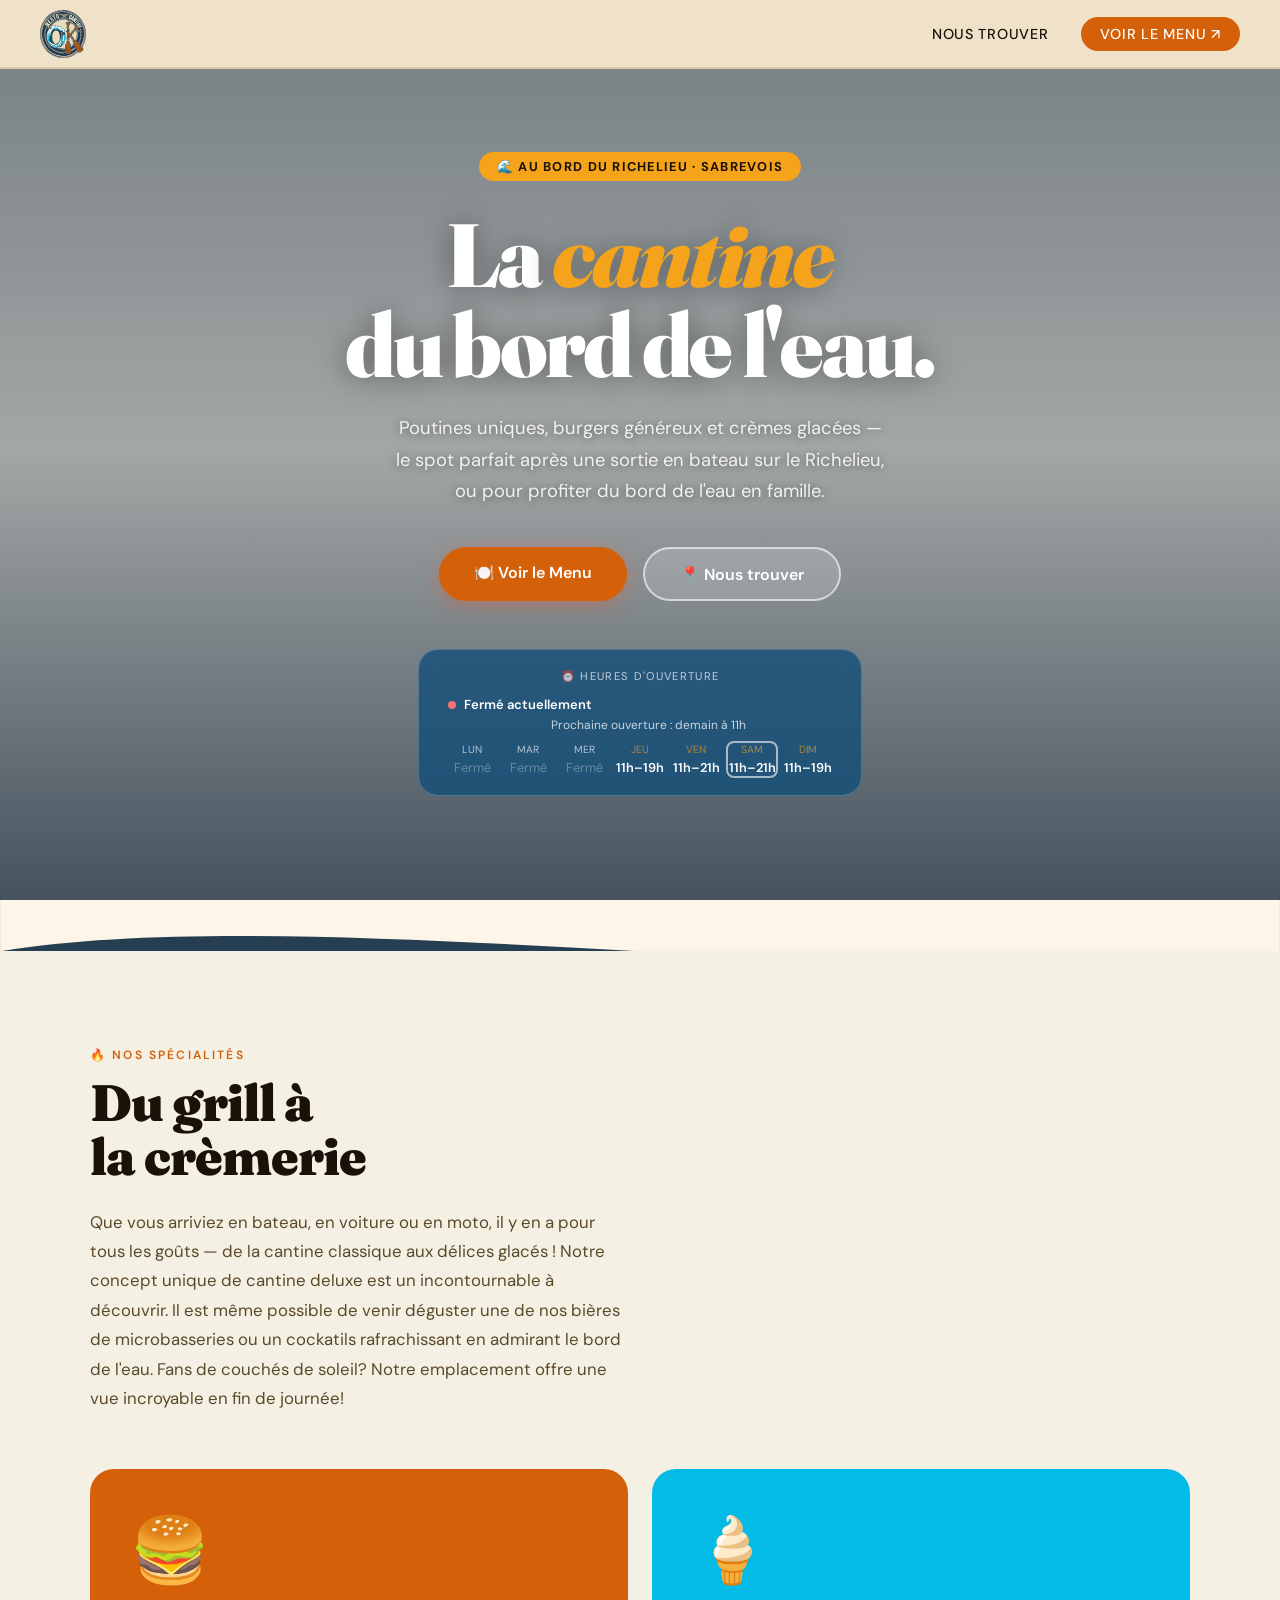
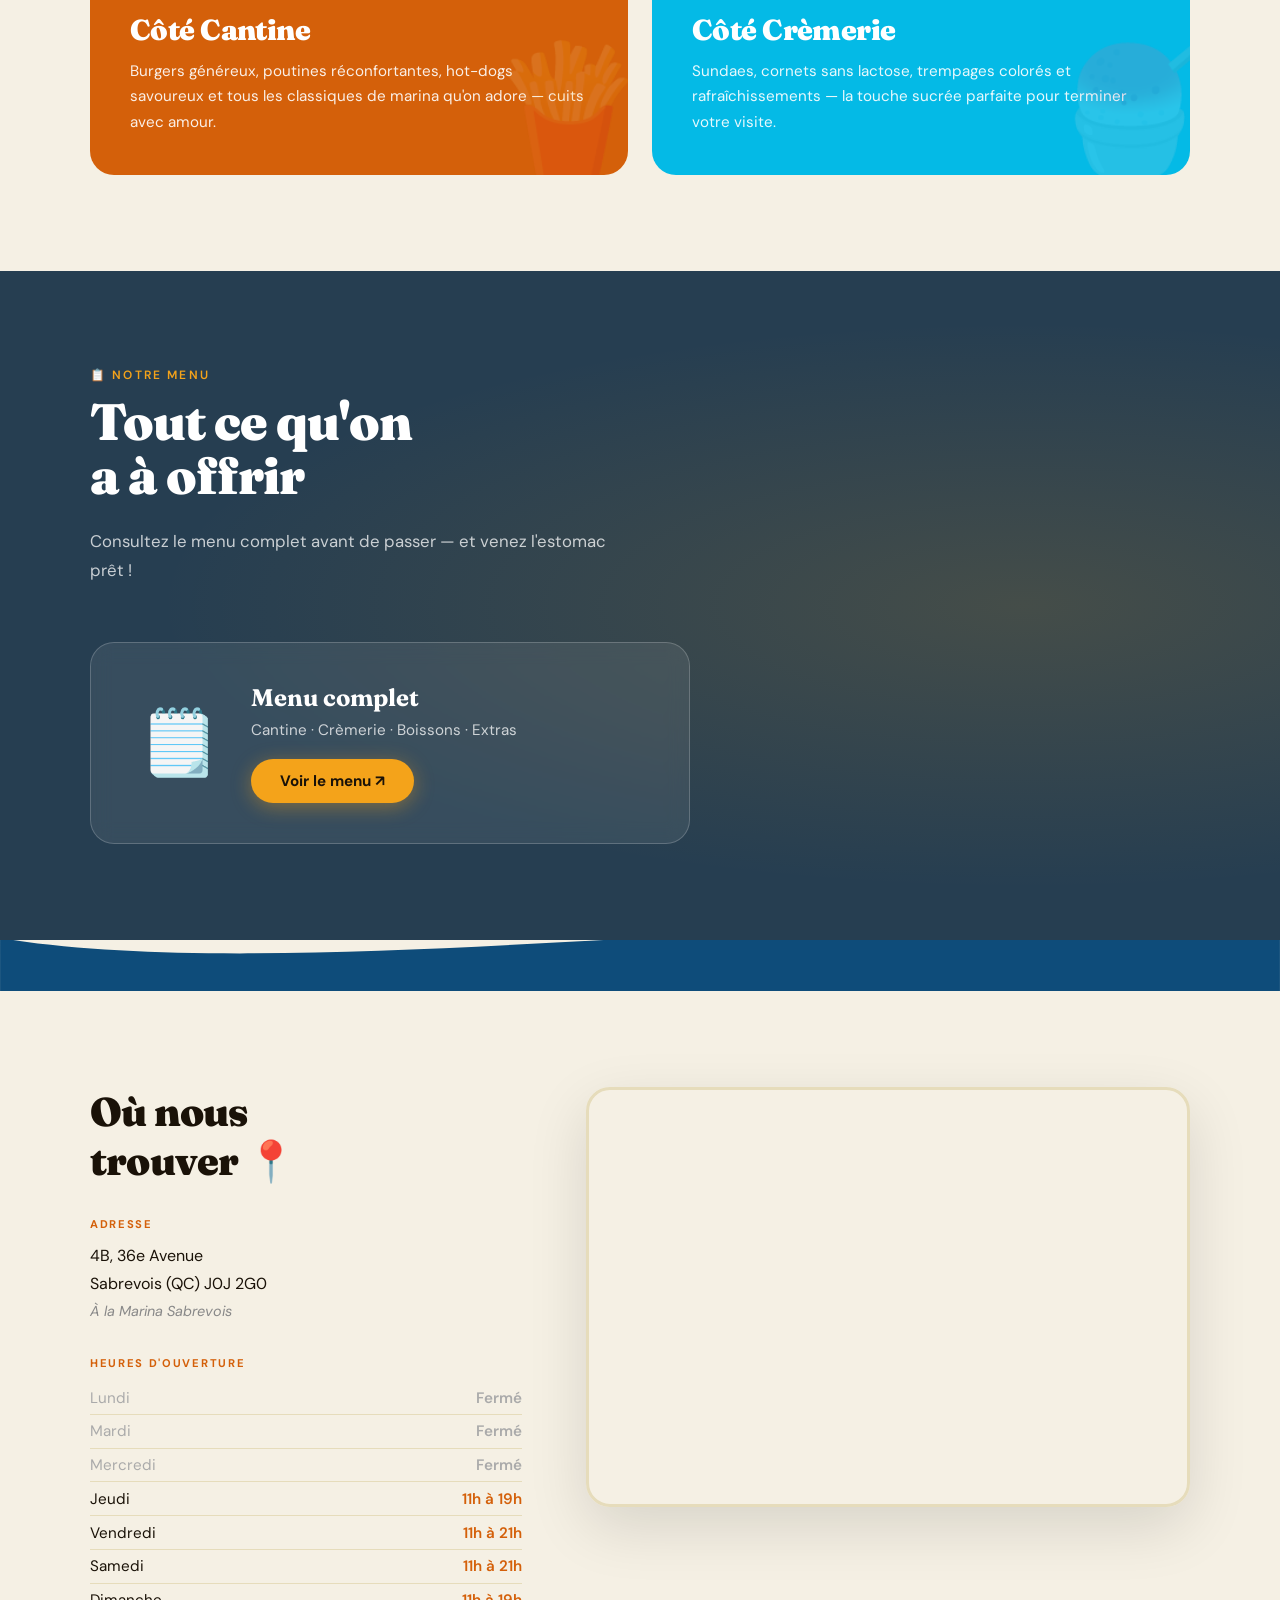
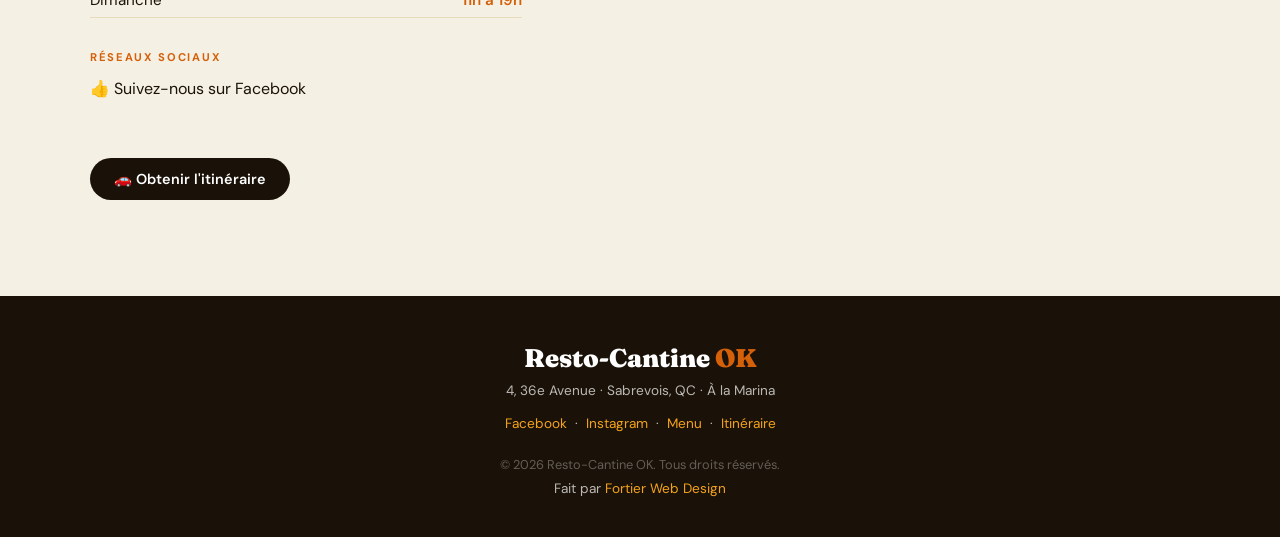
<file: index.html>
<!DOCTYPE html>
<html lang="fr">

<head>
    <meta charset="UTF-8" />
    <meta name="viewport" content="width=device-width, initial-scale=1.0" />
    <title>Resto-Cantine OK — Sabrevois, Richelieu</title>
    <link rel="preconnect" href="https://fonts.googleapis.com" />
    <link rel="preconnect" href="https://fonts.gstatic.com" crossorigin />
    <link
        href="https://fonts.googleapis.com/css2?family=Fraunces:ital,opsz,wght@0,9..144,400;0,9..144,700;0,9..144,900;1,9..144,400&family=DM+Sans:wght@300;400;500&display=swap"
        rel="stylesheet" />

    <style>
        *,
        *::before,
        *::after {
            box-sizing: border-box;
            margin: 0;
            padding: 0;
        }

        :root {
            --sun: #F4A31A;
            --coral: #D4600A;  /* était #E85D3A */
  --sky:   #04bae6;  /* était #2D7BBF */
  --water: #263e51;  /* était #0E4C7A */
  --cream: #F5F0E4;  /* était #FDF6E8 */
  --sand:  #e6dcbb;  /* était #EDE0C4 */
            --dark: #1A1208;
            --white: #FFFFFF;
            --r: Fraunces, Georgia, serif;
            --s: 'DM Sans', sans-serif;
        }

        html {
            scroll-behavior: smooth;
        }

        body {
            font-family: var(--s);
            background: var(--cream);
            color: var(--dark);
            overflow-x: hidden;
        }

        /* ── NAV ── */
        nav {
            position: fixed;
            top: 0;
            left: 0;
            right: 0;
            z-index: 100;
            display: flex;
            align-items: center;
            justify-content: space-between;
            padding: 0.6rem 2.5rem;
            background: #F0E2C8;
            border-bottom: 2px solid #D9C9A8;
        }

        .logo {
            text-decoration: none;
            display: flex;
            align-items: center;
        }

        nav ul {
            list-style: none;
            display: flex;
            gap: 2rem;
            align-items: center;
        }

        nav ul a {
            text-decoration: none;
            font-weight: 500;
            font-size: 0.9rem;
            letter-spacing: 0.05em;
            text-transform: uppercase;
            color: var(--dark);
            transition: color 0.2s;
        }

        nav ul a:hover {
            color: var(--coral);
        }

        .nav-cta {
            background: var(--coral);
            color: var(--white) !important;
            padding: 0.5rem 1.2rem;
            border-radius: 100px;
            transition: background 0.2s !important;
        }

        .nav-cta:hover {
            background: var(--water) !important;
            color: var(--white) !important;
        }

        /* ── HERO ── */
        .hero {
            min-height: 100vh;
            position: relative;
            display: flex;
            align-items: center;
            justify-content: center;
            overflow: hidden;
        }

        /* Video background */
        .hero-video {
            position: absolute;
            inset: 0;
            width: 100%;
            height: 100%;
            object-fit: cover;
            object-position: center;
            z-index: 0;
        }

        /* Dark gradient overlay for readability */
        .hero-overlay {
            position: absolute;
            inset: 0;
            z-index: 1;
            background:
                linear-gradient(to bottom,
                    rgba(10, 30, 50, 0.55) 0%,
                    rgba(10, 30, 50, 0.35) 50%,
                    rgba(10, 30, 50, 0.75) 100%);
        }

        /* Content centred over video */
        .hero-content {
            position: relative;
            z-index: 2;
            text-align: center;
            padding: 8rem 2rem 5rem;
            max-width: 800px;
        }

        .hero-badge {
            display: inline-flex;
            align-items: center;
            gap: 0.5rem;
            background: var(--sun);
            color: var(--dark);
            font-weight: 700;
            font-size: 0.8rem;
            letter-spacing: 0.1em;
            text-transform: uppercase;
            padding: 0.4rem 1.1rem;
            border-radius: 100px;
            margin-bottom: 1.8rem;
            width: fit-content;
            margin-left: auto;
            margin-right: auto;
            animation: fadeUp 0.6s ease both;
        }

        .hero h1 {
            font-family: var(--r);
            font-size: clamp(3.2rem, 7vw, 6rem);
            font-weight: 900;
            line-height: 1.0;
            letter-spacing: -0.03em;
            color: var(--white);
            text-shadow: 0 2px 30px rgba(0, 0, 0, 0.4);
            animation: fadeUp 0.6s 0.1s ease both;
        }

        .hero h1 em {
            font-style: italic;
            color: var(--sun);
        }

        .hero-sub {
            margin: 1.5rem auto 0;
            font-size: 1.15rem;
            line-height: 1.7;
            color: rgba(255, 255, 255, 0.88);
            max-width: 500px;
            text-shadow: 0 1px 10px rgba(0, 0, 0, 0.5);
            animation: fadeUp 0.6s 0.2s ease both;
        }

        .hero-btns {
            margin-top: 2.5rem;
            display: flex;
            gap: 1rem;
            flex-wrap: wrap;
            justify-content: center;
            animation: fadeUp 0.6s 0.3s ease both;
        }

        .btn-primary {
            background: var(--coral);
            color: var(--white);
            padding: 0.9rem 2.2rem;
            border-radius: 100px;
            font-weight: 600;
            font-size: 1rem;
            text-decoration: none;
            transition: all 0.2s;
            box-shadow: 0 4px 20px rgba(232, 93, 58, 0.4);
        }

        .btn-primary:hover {
            background: var(--sun);
            color: var(--dark);
            box-shadow: 0 4px 24px rgba(244, 163, 26, 0.5);
            transform: translateY(-2px);
        }

        .btn-secondary {
            background: rgba(255, 255, 255, 0.15);
            color: var(--white);
            padding: 0.9rem 2.2rem;
            border-radius: 100px;
            font-weight: 600;
            font-size: 1rem;
            text-decoration: none;
            border: 2px solid rgba(255, 255, 255, 0.6);
            backdrop-filter: blur(8px);
            transition: all 0.2s;
        }

        .btn-secondary:hover {
            background: rgba(255, 255, 255, 0.3);
            transform: translateY(-2px);
        }

        /* Hours strip floating at bottom of hero */
        .hero-hours {
            margin-top: 3rem;
            padding: 1.2rem 1.8rem;
            background: rgba(14, 76, 122, 0.75);
            backdrop-filter: blur(12px);
            border: 1px solid rgba(255, 255, 255, 0.2);
            border-radius: 20px;
            color: var(--white);
            animation: fadeUp 0.6s 0.4s ease both;
            display: inline-block;
        }

        .hours-label {
            font-size: 0.7rem;
            text-transform: uppercase;
            letter-spacing: 0.12em;
            opacity: 0.7;
            margin-bottom: 0.8rem;
        }

        .hours-grid {
            display: grid;
            grid-template-columns: repeat(7, 1fr);
            gap: 0.5rem;
            text-align: center;
        }

        .hour-col .day {
            font-size: 0.65rem;
            opacity: 0.65;
            margin-bottom: 0.2rem;
            text-transform: uppercase;
        }

        .hour-col .time {
            font-size: 0.8rem;
            font-weight: 600;
        }

        .hour-col.closed .time {
            opacity: 0.3;
            font-weight: 400;
        }

        .hour-col.open .day {
            color: var(--sun);
        }

        @keyframes fadeUp {
            from {
                opacity: 0;
                transform: translateY(20px);
            }

            to {
                opacity: 1;
                transform: translateY(0);
            }
        }

        /* ── WAVE DIVIDER ── */
        .wave-divider {
            width: 100%;
            overflow: hidden;
            line-height: 0;
            margin-top: -2px;
        }

        .wave-divider svg {
            display: block;
            width: 100%;
        }

        /* ── SECTION: Du grill à la crèmerie ── */
        .section {
            padding: 6rem 2rem;
        }

        .section-inner {
            max-width: 1100px;
            margin: 0 auto;
        }

        .section-label {
            font-size: 0.75rem;
            letter-spacing: 0.18em;
            text-transform: uppercase;
            color: var(--coral);
            font-weight: 600;
            margin-bottom: 0.8rem;
        }

        .section-title {
            font-family: var(--r);
            font-size: clamp(2.2rem, 4vw, 3.5rem);
            font-weight: 900;
            line-height: 1.05;
            letter-spacing: -0.02em;
            margin-bottom: 1.5rem;
        }

        .section-desc {
            font-size: 1.05rem;
            line-height: 1.75;
            color: #5a4a2a;
            max-width: 540px;
            margin-bottom: 3.5rem;
        }

        /* Cards */
        .cards {
            display: grid;
            grid-template-columns: 1fr 1fr;
            gap: 1.5rem;
        }

        .card {
            padding: 2.5rem;
            border-radius: 24px;
            transition: transform 0.3s ease, box-shadow 0.3s ease;
            position: relative;
            overflow: hidden;
        }

        .card:hover {
            transform: translateY(-6px);
            box-shadow: 0 20px 50px rgba(0, 0, 0, 0.12);
        }

        .card-cantine {
            background: var(--coral);
            color: var(--white);
        }

        .card-cremerie {
            background: var(--sky);
            color: var(--white);
        }

        .card-emoji {
            font-size: 4rem;
            margin-bottom: 1.2rem;
            display: block;
        }

        .card h3 {
            font-family: var(--r);
            font-size: 1.8rem;
            font-weight: 900;
            margin-bottom: 0.8rem;
            letter-spacing: -0.02em;
        }

        .card p {
            font-size: 0.95rem;
            line-height: 1.65;
            opacity: 0.9;
        }

        .card-corner {
            position: absolute;
            bottom: -20px;
            right: -20px;
            font-size: 8rem;
            opacity: 0.15;
            pointer-events: none;
        }

        /* ── SECTION: Menu Preview ── */
        .menu-section {
            background: var(--water);
            color: var(--white);
            padding: 6rem 2rem;
            position: relative;
            overflow: hidden;
        }

        .menu-section::before {
            content: '';
            position: absolute;
            inset: 0;
            background: radial-gradient(ellipse at 80% 50%, rgba(244, 163, 26, 0.15) 0%, transparent 60%);
        }

        .menu-section .section-inner {
            position: relative;
            z-index: 1;
        }

        .menu-section .section-label {
            color: var(--sun);
        }

        .menu-section .section-title {
            color: var(--white);
        }

        .menu-section .section-desc {
            color: rgba(255, 255, 255, 0.75);
        }

        .menu-cta-box {
            display: flex;
            align-items: center;
            gap: 2rem;
            background: rgba(255, 255, 255, 0.08);
            border: 1.5px solid rgba(255, 255, 255, 0.2);
            border-radius: 24px;
            padding: 2.5rem 3rem;
            max-width: 600px;
            backdrop-filter: blur(10px);
        }

        .menu-cta-icon {
            font-size: 4rem;
        }

        .menu-cta-box h3 {
            font-family: var(--r);
            font-size: 1.5rem;
            font-weight: 700;
            margin-bottom: 0.5rem;
        }

        .menu-cta-box p {
            opacity: 0.75;
            font-size: 0.95rem;
            margin-bottom: 1.2rem;
        }

        .btn-gold {
            background: var(--sun);
            color: var(--dark);
            padding: 0.75rem 1.8rem;
            border-radius: 100px;
            font-weight: 700;
            font-size: 0.95rem;
            text-decoration: none;
            display: inline-block;
            transition: all 0.2s;
            box-shadow: 0 4px 20px rgba(244, 163, 26, 0.4);
        }

        .btn-gold:hover {
            transform: translateY(-2px);
            box-shadow: 0 8px 30px rgba(244, 163, 26, 0.5);
        }

        /* ── SECTION: Contact / Map ── */
        .contact-section {
            padding: 6rem 2rem;
        }

        .contact-grid {
            display: grid;
            grid-template-columns: 1fr 1.4fr;
            gap: 4rem;
            align-items: start;
        }

        .contact-info h2 {
            font-family: var(--r);
            font-size: 2.5rem;
            font-weight: 900;
            letter-spacing: -0.02em;
            margin-bottom: 2rem;
        }

        .info-block {
            margin-bottom: 2rem;
        }

        .info-block h4 {
            font-size: 0.7rem;
            text-transform: uppercase;
            letter-spacing: 0.15em;
            color: var(--coral);
            font-weight: 700;
            margin-bottom: 0.7rem;
        }

        .info-block p,
        .info-block a {
            font-size: 1rem;
            line-height: 1.7;
            color: var(--dark);
            text-decoration: none;
        }

        .info-block a:hover {
            color: var(--coral);
        }

        .hours-table {
            width: 100%;
            border-collapse: collapse;
        }

        .hours-table tr td {
            padding: 0.4rem 0;
            font-size: 0.95rem;
            border-bottom: 1px solid var(--sand);
        }

        .hours-table tr td:last-child {
            text-align: right;
            font-weight: 600;
        }

        .hours-table tr.fermé td {
            color: #aaa;
        }

        .hours-table tr.ouvert td:last-child {
            color: var(--coral);
        }

        .directions-btn {
            display: inline-flex;
            align-items: center;
            gap: 0.5rem;
            background: var(--dark);
            color: var(--white);
            padding: 0.75rem 1.5rem;
            border-radius: 100px;
            font-weight: 600;
            font-size: 0.9rem;
            text-decoration: none;
            margin-top: 1.5rem;
            transition: all 0.2s;
        }

        .directions-btn:hover {
            background: var(--coral);
            transform: translateY(-2px);
        }

        .map-frame {
            border-radius: 24px;
            overflow: hidden;
            box-shadow: 0 20px 60px rgba(0, 0, 0, 0.12);
            border: 3px solid var(--sand);
            height: 420px;
        }

        .map-frame iframe {
            width: 100%;
            height: 100%;
            border: none;
            display: block;
        }

        /* ── FOOTER ── */
        footer {
            background: var(--dark);
            color: rgba(255, 255, 255, 0.7);
            padding: 2.5rem;
            text-align: center;
        }

        footer a {
            color: var(--sun);
            text-decoration: none;
        }

        footer a:hover {
            text-decoration: underline;
        }

        .footer-logo {
            font-family: var(--r);
            font-size: 1.6rem;
            font-weight: 900;
            color: var(--white);
            margin-bottom: 0.5rem;
        }

        .footer-logo span {
            color: var(--coral);
        }

        footer p {
            font-size: 0.85rem;
            margin-top: 0.4rem;
        }

        /* Style du bouton burger, invisible sur ordinateur */
        .burger-label {
            display: none;
            font-size: 2rem;
            cursor: pointer;
            color: var(--dark);
        }

        /* ── RESPONSIVE ── */
        @media (max-width: 900px) {
            .hero-content {
                padding: 7rem 1.5rem 4rem;
            }

            .hours-grid {
                grid-template-columns: repeat(4, 1fr) !important;
                gap: 0.5rem;
            }

            .hour-col.closed {
                display: none;
            }

            .cards {
                grid-template-columns: 1fr;
            }

            .menu-cta-box {
                flex-direction: column;
                text-align: center;
            }

            .contact-grid {
                grid-template-columns: 1fr;
            }

            .burger-label {
                display: block;
                /* Affiche le bouton burger sur mobile */
            }

            nav ul {
                display: none;
                /* Cache le menu par défaut sur mobile */
                flex-direction: column;
                position: absolute;
                top: 100%;
                left: 0;
                right: 0;
                background: #F0E2C8;
                padding: 1.5rem;
                gap: 1.5rem;
                border-bottom: 2px solid #D9C9A8;
                box-shadow: 0 4px 10px rgba(0, 0, 0, 0.1);
            }

            /* Quand la case invisible est cochée, on affiche le menu ul */
            #menu-toggle:checked~ul {
                display: flex;
            }
        }
    </style>

    <link rel="icon" type="image/png" href="/my-favicon/favicon-96x96.png" sizes="96x96" />
    <link rel="icon" type="image/svg+xml" href="/my-favicon/favicon.svg" />
    <link rel="shortcut icon" href="/my-favicon/favicon.ico" />
    <link rel="apple-touch-icon" sizes="180x180" href="/my-favicon/apple-touch-icon.png" />
    <link rel="manifest" href="/my-favicon/site.webmanifest" />

</head>

<body>

    <!-- NAV -->
    <nav>
        <a class="logo" href="#top">
            <img src="assets/Logo1.6AvecFond.svg" alt="Resto-Cantine OK"
                style="height:48px;width:auto;display:block;" />
        </a>

        <input type="checkbox" id="menu-toggle" style="display: none;">
        <label for="menu-toggle" class="burger-label">☰</label>

        <ul>

            <li><a href="#contact" class="nav-link">Nous trouver</a></li>
            <li><a class="nav-cta nav-link" href="https://resto-cantine-ok.ca/menu">Voir le Menu ↗</a>
            </li>
        </ul>
    </nav>

    <!-- HERO -->
    <section class="hero" id="top">
        <!-- Vidéo d'arrière-plan -->
        <video class="hero-video" autoplay muted loop playsinline poster="">
            <source src="assets/videoWelcome.mp4" type="video/mp4" />
        </video>
        <div class="hero-overlay"></div>

        <!-- Contenu centré -->
        <div class="hero-content">
            <div class="hero-badge">
                🌊 Au bord du Richelieu · Sabrevois
            </div>
            <h1>La <em>cantine</em><br />du bord de l'eau.</h1>
            <p class="hero-sub">
                Poutines uniques, burgers généreux et crèmes glacées — le spot parfait après une sortie en bateau
                sur le Richelieu, ou pour profiter du bord de l'eau en famille.
            </p>
            <div class="hero-btns">
                <a class="btn-primary" href="https://resto-cantine-ok.ca/menu">🍽️ Voir le Menu</a>
                <a class="btn-secondary" href="#contact">📍 Nous trouver</a>
            </div>

            <div class="hero-hours">
                <p class="hours-label">⏰ Heures d'ouverture</p>

                <div id="ok-status" style="display:flex; align-items:center; gap:8px; margin-bottom:10px;">
                    <div id="ok-dot" style="width:8px; height:8px; border-radius:50%; flex-shrink:0;"></div>
                    <span id="ok-label" style="font-size:13px; font-weight:600;"></span>
                </div>
                <p id="ok-next" style="font-size:12px; opacity:0.75; margin:-6px 0 10px 16px;"></p>

                <div class="hours-grid">
                    <div class="hour-col closed" data-day="1">
                        <p class="day">Lun</p>
                        <p class="time">Fermé</p>
                    </div>
                    <div class="hour-col closed" data-day="2">
                        <p class="day">Mar</p>
                        <p class="time">Fermé</p>
                    </div>
                    <div class="hour-col closed" data-day="3">
                        <p class="day">Mer</p>
                        <p class="time">Fermé</p>
                    </div>
                    <div class="hour-col open" data-day="4">
                        <p class="day">Jeu</p>
                        <p class="time">11h–19h</p>
                    </div>
                    <div class="hour-col open" data-day="5">
                        <p class="day">Ven</p>
                        <p class="time">11h–21h</p>
                    </div>
                    <div class="hour-col open" data-day="6">
                        <p class="day">Sam</p>
                        <p class="time">11h–21h</p>
                    </div>
                    <div class="hour-col open" data-day="0">
                        <p class="day">Dim</p>
                        <p class="time">11h–19h</p>
                    </div>
                </div>
            </div>

            <script>
                (function () {
                    const HOURS = {
                        0: { open: 11, close: 19 },
                        4: { open: 11, close: 19 },
                        5: { open: 11, close: 21 },
                        6: { open: 11, close: 21 }
                    };
                    const JOURS = ['Dimanche', 'Lundi', 'Mardi', 'Mercredi', 'Jeudi', 'Vendredi', 'Samedi'];

                    const now = new Date();
                    const day = now.getDay();
                    const hour = now.getHours() + now.getMinutes() / 60;
                    const today = HOURS[day];

                    // Surligner le jour actuel
                    document.querySelectorAll('.hour-col[data-day]').forEach(el => {
                        if (parseInt(el.dataset.day) === day) {
                            el.style.outline = '2px solid rgba(255,255,255,0.6)';
                            el.style.borderRadius = '6px';
                        }
                    });

                    // Statut ouvert / fermé
                    const dot = document.getElementById('ok-dot');
                    const label = document.getElementById('ok-label');
                    const next = document.getElementById('ok-next');

                    if (today && hour >= today.open && hour < today.close) {
                        dot.style.background = '#4ade80';
                        label.textContent = 'Ouvert maintenant';
                        next.textContent = 'Ferme à ' + today.close + 'h';
                    } else {
                        dot.style.background = '#f87171';
                        label.textContent = 'Fermé actuellement';
                        for (let i = 1; i <= 7; i++) {
                            const nd = HOURS[(day + i) % 7];
                            if (nd) {
                                const nl = i === 1 ? 'demain' : JOURS[(day + i) % 7].toLowerCase();
                                next.textContent = 'Prochaine ouverture : ' + nl + ' à ' + nd.open + 'h';
                                break;
                            }
                        }
                    }
                })();
            </script>
        </div>
    </section>

    <!-- WAVE -->
    <div class="wave-divider" style="background:var(--water)">
        <svg viewBox="0 0 1440 60" xmlns="http://www.w3.org/2000/svg">
            <path d="M0,60 C360,0 1080,120 1440,60 L1440,0 L0,0 Z" fill="#FDF6E8" />
        </svg>
    </div>

    <!-- DU GRILL -->
    <section class="section" id="grill">
        <div class="section-inner">
            <p class="section-label">🔥 Nos spécialités</p>
            <h2 class="section-title">Du grill à<br />la crèmerie</h2>
            <p class="section-desc">
                Que vous arriviez en bateau, en voiture ou en moto, il y en a pour tous les goûts — de la cantine
                classique aux
                délices glacés ! Notre concept unique de cantine deluxe est un incontournable à découvrir. Il est même
                possible de venir déguster une de nos bières de microbasseries ou un cockatils rafrachissant en admirant
                le bord de l'eau. Fans de couchés de soleil? Notre emplacement offre une vue incroyable en fin de
                journée!
            </p>

            <div class="cards">
                <div class="card card-cantine">
                    <span class="card-emoji">🍔</span>
                    <h3>Côté Cantine</h3>
                    <p>Burgers généreux, poutines réconfortantes, hot-dogs savoureux et tous les classiques de marina
                        qu'on adore — cuits avec amour.</p>
                    <span class="card-corner">🍟</span>
                </div>
                <div class="card card-cremerie">
                    <span class="card-emoji">🍦</span>
                    <h3>Côté Crèmerie</h3>
                    <p>Sundaes, cornets sans lactose, trempages colorés et rafraîchissements — la touche sucrée parfaite
                        pour terminer votre visite.</p>
                    <span class="card-corner">🍧</span>
                </div>
            </div>
        </div>
    </section>

    <!-- MENU CTA -->
    <section class="menu-section">
        <div class="section-inner">
            <p class="section-label">📋 Notre menu</p>
            <h2 class="section-title">Tout ce qu'on<br />a à offrir</h2>
            <p class="section-desc">
                Consultez le menu complet avant de passer — et venez l'estomac prêt !
            </p>
            <div class="menu-cta-box">
                <div class="menu-cta-icon">🗒️</div>
                <div>
                    <h3>Menu complet</h3>
                    <p>Cantine · Crèmerie · Boissons · Extras</p>
                    <a class="btn-gold" href="https://resto-cantine-ok.ca/menu" target="_blank">Voir le menu ↗</a>
                </div>
            </div>
        </div>
    </section>

    <!-- WAVE 2 -->
    <div class="wave-divider" style="background:var(--cream)">
        <svg viewBox="0 0 1440 60" xmlns="http://www.w3.org/2000/svg">
            <path d="M0,0 C360,60 1080,-60 1440,0 L1440,60 L0,60 Z" fill="#0E4C7A" />
        </svg>
    </div>

    <!-- CONTACT / MAP -->
    <section class="contact-section" id="contact">
        <div class="section-inner">
            <div class="contact-grid">
                <div class="contact-info">
                    <h2>Où nous<br />trouver 📍</h2>

                    <div class="info-block">
                        <h4>Adresse</h4>
                        <p>4B, 36e Avenue<br />Sabrevois (QC) J0J 2G0<br /><em style="color:#888;font-size:0.9rem">À la
                                Marina Sabrevois</em></p>
                    </div>

                    <div class="info-block">
                        <h4>Heures d'ouverture</h4>
                        <table class="hours-table">
                            <tr class="fermé">
                                <td>Lundi</td>
                                <td>Fermé</td>
                            </tr>
                            <tr class="fermé">
                                <td>Mardi</td>
                                <td>Fermé</td>
                            </tr>
                            <tr class="fermé">
                                <td>Mercredi</td>
                                <td>Fermé</td>
                            </tr>
                            <tr class="ouvert">
                                <td>Jeudi</td>
                                <td>11h à 19h</td>
                            </tr>
                            <tr class="ouvert">
                                <td>Vendredi</td>
                                <td>11h à 21h</td>
                            </tr>
                            <tr class="ouvert">
                                <td>Samedi</td>
                                <td>11h à 21h</td>
                            </tr>
                            <tr class="ouvert">
                                <td>Dimanche</td>
                                <td>11h à 19h</td>
                            </tr>
                        </table>
                    </div>

                    <div class="info-block">
                        <h4>Réseaux sociaux</h4>
                        <a href="https://www.facebook.com/share/1KRWphJnM5/?mibextid=wwXIfr" target="_blank">👍
                            Suivez-nous sur Facebook</a>
                    </div>

                    <a class="directions-btn"
                        href="https://www.google.com/maps/dir/?api=1&destination=Resto-Cantine+OK+4+36e+Avenue+Sabrevois+QC+J0J+2G0"
                        target="_blank">
                        🚗 Obtenir l'itinéraire
                    </a>
                </div>

                <div class="map-frame">
                    <iframe
                        src="https://www.google.com/maps/embed?pb=!1m18!1m12!1m3!1d2801.440263695287!2d-73.23847952372863!3d45.4004380710731!2m3!1f0!2f0!3f0!3m2!1i1024!2i768!4f13.1!3m3!1m2!1s0x4cc99733aeae8f75%3A0x5aa70a63d3e23160!2sResto-Cantine%20OK!5e0!3m2!1sfr!2sca!4v1717110000000!5m2!1sfr!2sca"
                        allowfullscreen="" loading="lazy">
                    </iframe>
                </div>
            </div>
        </div>
    </section>

    <!-- FOOTER -->
    <footer>
        <p class="footer-logo">Resto-Cantine <span>OK</span></p>
        <p>4, 36e Avenue · Sabrevois, QC · À la Marina</p>
        <p style="margin-top:1rem">
            <a href="https://www.facebook.com/share/1KRWphJnM5/?mibextid=wwXIfr" target="_blank">Facebook</a>
            &nbsp;·&nbsp;
            <a href="https://www.instagram.com/restocantineok" target="_blank">Instagram</a>
            &nbsp;·&nbsp;
            <a href="https://resto-cantine-ok.ca/menu">Menu</a>
            &nbsp;·&nbsp;
            <a href="https://www.google.com/maps/dir/?api=1&destination=Resto-Cantine+OK+4+36e+Avenue+Sabrevois+QC+J0J+2G0"
                target="_blank">Itinéraire</a>
        </p>
        <p style="margin-top:1.5rem; opacity:0.45; font-size:0.8rem">© 2026 Resto-Cantine OK. Tous droits réservés.</p>
        <p>
            Fait par <a href="https://fortierwebdesign.ca"> Fortier Web Design </a>
        </p>
    </footer>

    <script>
        // On récupère la case à cocher qui contrôle l'affichage du menu
        const menuToggle = document.getElementById('menu-toggle');
        // On récupère tous les liens du menu de navigation
        const navLinks = document.querySelectorAll('.nav-link');

        // Pour chaque lien, on écoute le clic
        navLinks.forEach(link => {
            link.addEventListener('click', () => {
                // Dès qu'on clique, on décoche la case pour fermer le menu sur mobile
                if (menuToggle) {
                    menuToggle.checked = false;
                }
            });
        });
    </script>
</body>

</html>
</file>
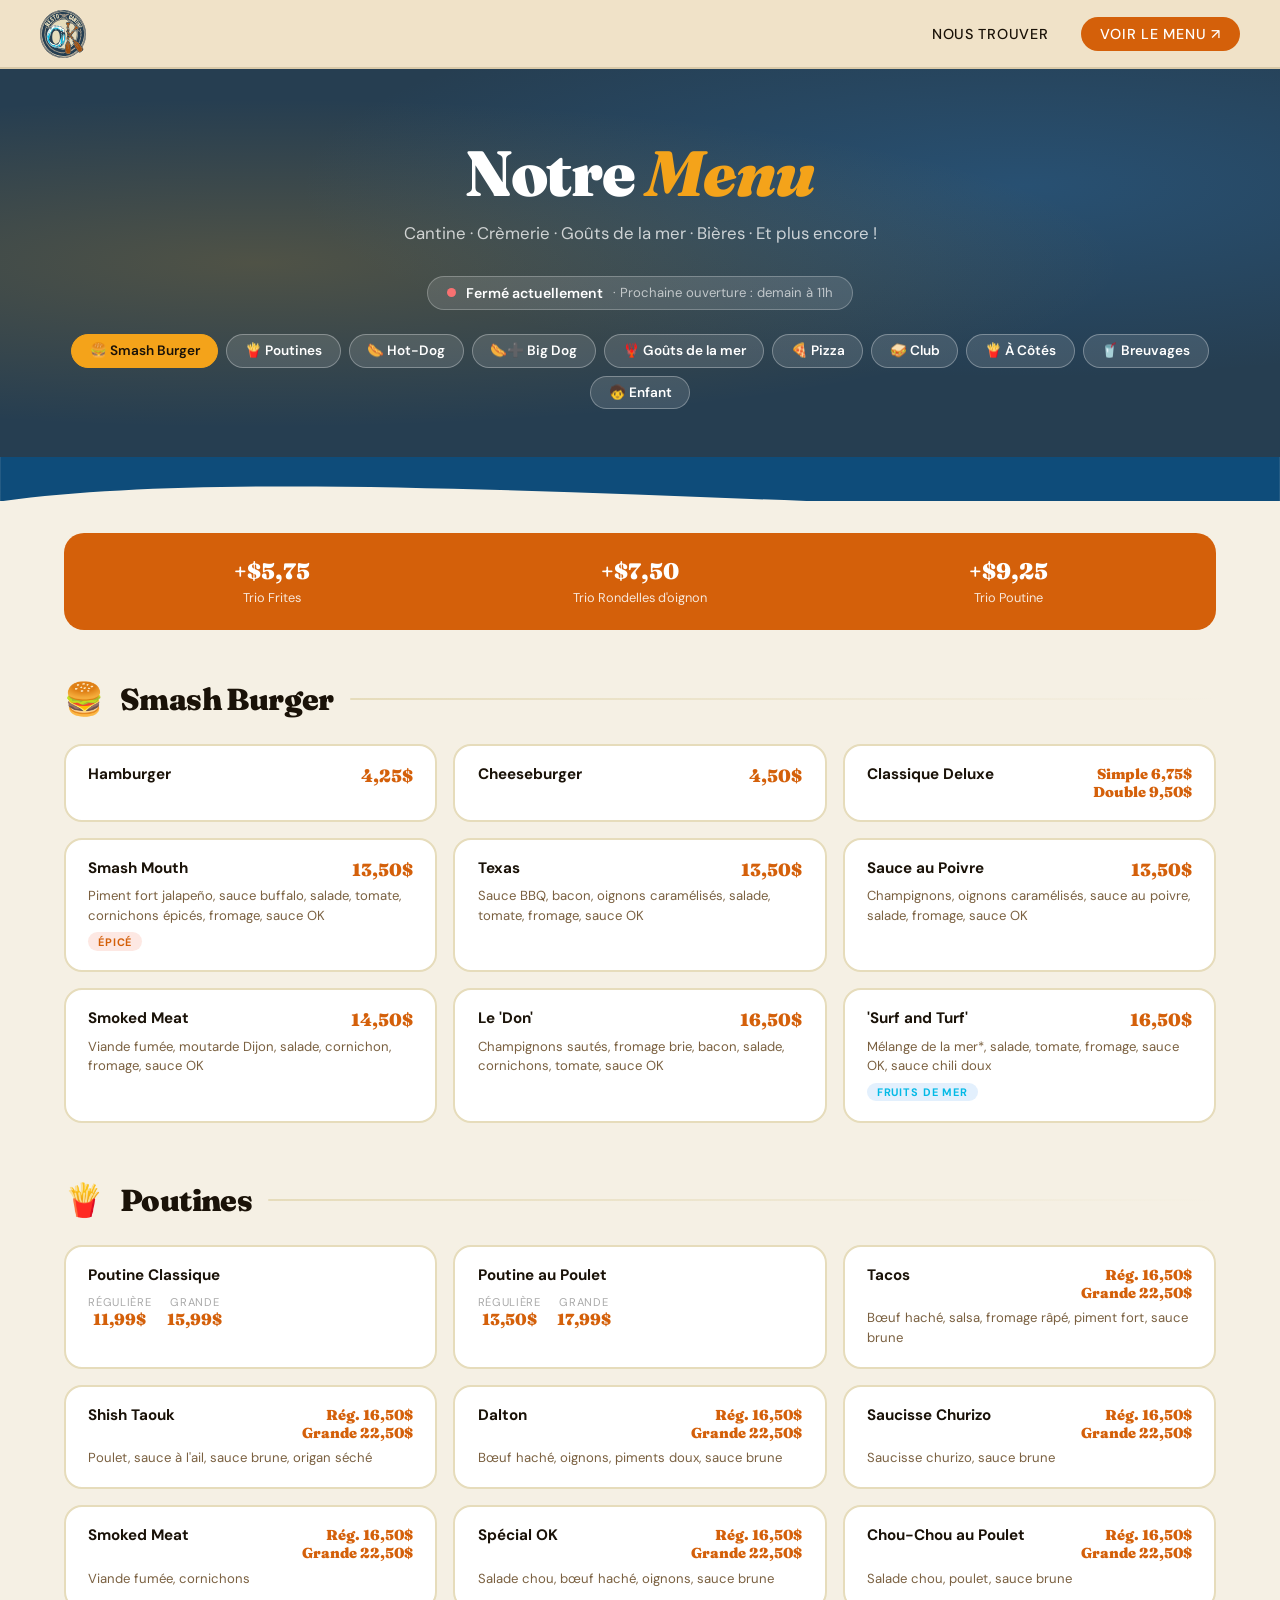
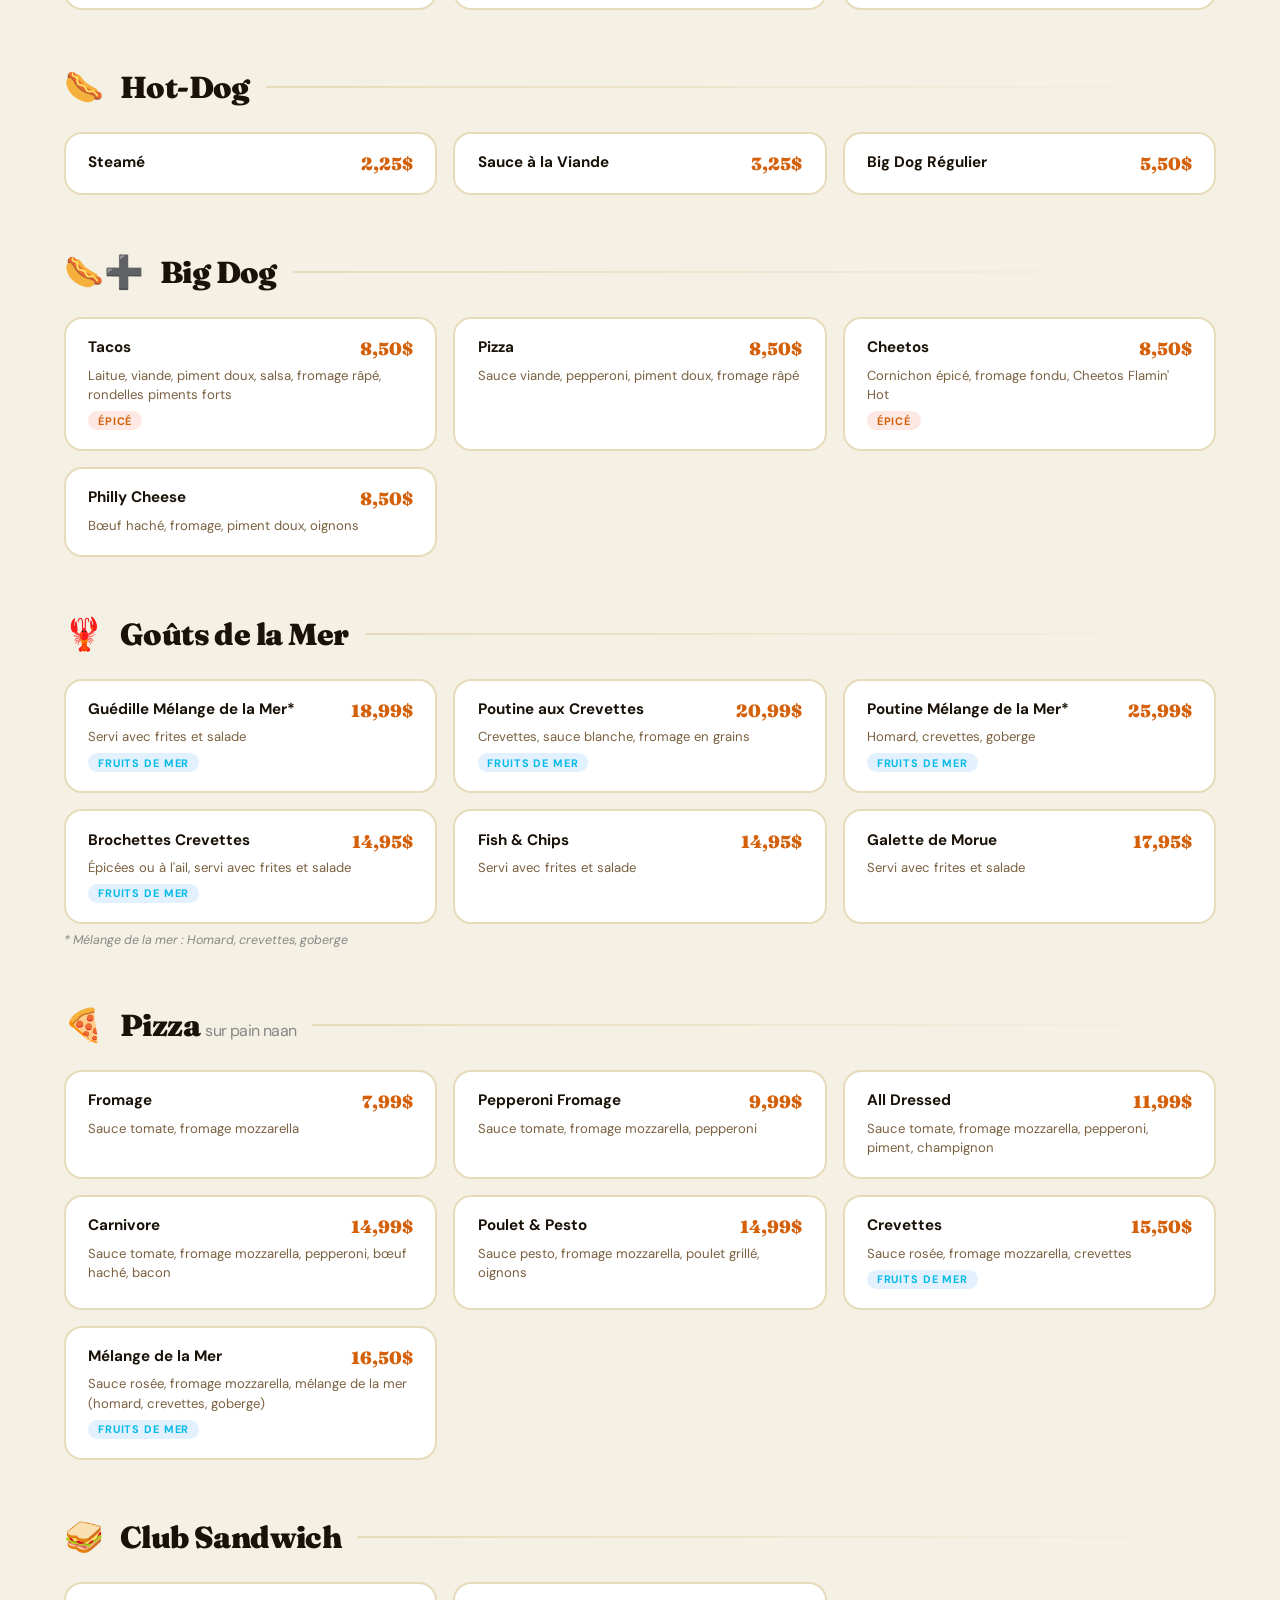
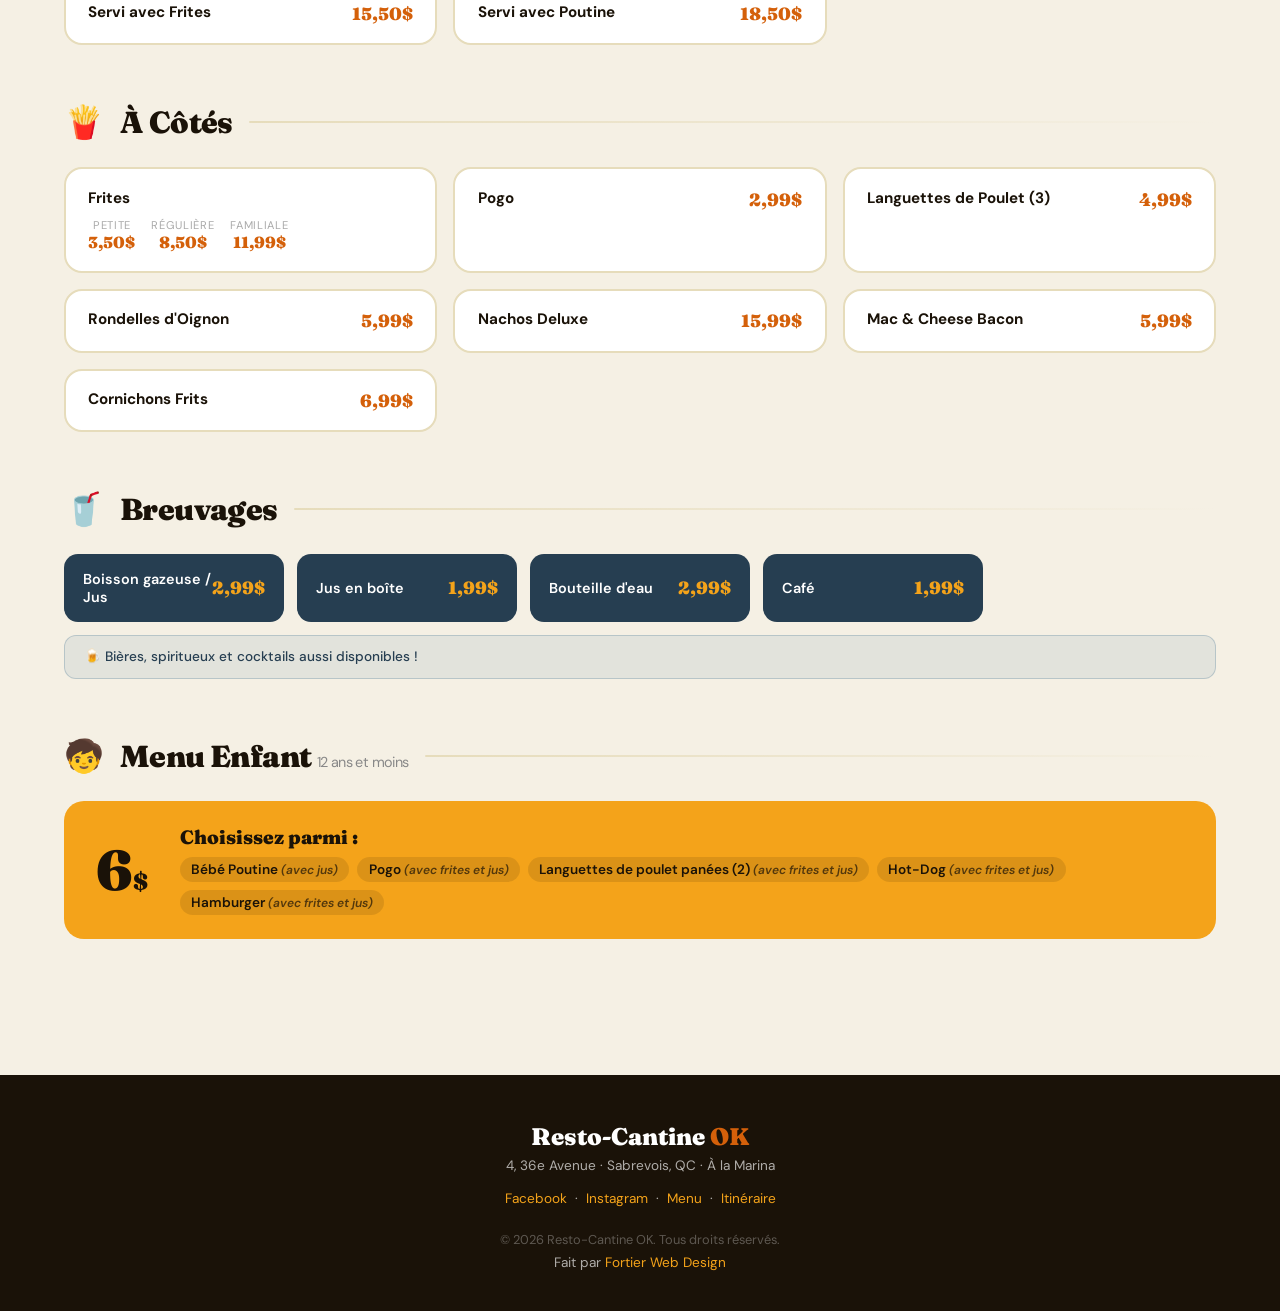
<file: menu.html>
<!DOCTYPE html>
<html lang="fr">

<head>
    <meta charset="UTF-8" />
    <meta name="viewport" content="width=device-width, initial-scale=1.0" />
    <title>Notre Menu | Resto-Cantine OK</title>
    <link rel="preconnect" href="https://fonts.googleapis.com" />
    <link rel="preconnect" href="https://fonts.gstatic.com" crossorigin />
    <link
        href="https://fonts.googleapis.com/css2?family=Fraunces:ital,opsz,wght@0,9..144,400;0,9..144,700;0,9..144,900;1,9..144,400&family=DM+Sans:wght@300;400;500;600&display=swap"
        rel="stylesheet" />

    <style>
        *,
        *::before,
        *::after {
            box-sizing: border-box;
            margin: 0;
            padding: 0;
        }

        :root {
            --sun: #F4A31A;
            --coral: #D4600A;
            /* était #E85D3A */
            --sky: #04bae6;
            /* était #2D7BBF */
            --water: #263e51;
            /* était #0E4C7A */
            --cream: #F5F0E4;
            /* était #FDF6E8 */
            --sand: #e6dcbb;
            /* était #EDE0C4 */
            --dark: #1A1208;
            --white: #FFFFFF;
            --r: Fraunces, Georgia, serif;
            --s: 'DM Sans', sans-serif;
        }

        html {
            scroll-behavior: smooth;
        }

        body {
            font-family: var(--s);
            background: var(--cream);
            color: var(--dark);
            overflow-x: hidden;
        }

        /* ── NAV ── */
        nav {
            position: sticky;
            top: 0;
            z-index: 100;
            display: flex;
            align-items: center;
            justify-content: space-between;
            padding: 0.6rem 2.5rem;
            background: #F0E2C8;
            border-bottom: 2px solid #D9C9A8;
        }

        .logo {
            text-decoration: none;
            display: flex;
            align-items: center;
        }

        nav ul {
            list-style: none;
            display: flex;
            gap: 2rem;
            align-items: center;
        }

        nav ul a {
            text-decoration: none;
            font-weight: 500;
            font-size: 0.9rem;
            letter-spacing: 0.05em;
            text-transform: uppercase;
            color: var(--dark);
            transition: color 0.2s;
        }

        nav ul a:hover {
            color: var(--coral);
        }

        .nav-cta {
            background: var(--coral);
            color: var(--white) !important;
            padding: 0.5rem 1.2rem;
            border-radius: 100px;
            transition: background 0.2s !important;
        }

        .nav-cta:hover {
            background: var(--water) !important;
            color: var(--white) !important;
        }

        /* ── HERO BANNER ── */
        .menu-hero {
            background: var(--water);
            padding: 4rem 2rem 3rem;
            text-align: center;
            position: relative;
            overflow: hidden;
        }

        .menu-hero::before {
            content: '';
            position: absolute;
            inset: 0;
            background: radial-gradient(ellipse at 20% 50%, rgba(244, 163, 26, 0.2) 0%, transparent 60%),
                radial-gradient(ellipse at 80% 30%, rgba(45, 123, 191, 0.3) 0%, transparent 50%);
        }

        .menu-hero-inner {
            position: relative;
            z-index: 1;
        }

        .menu-hero h1 {
            font-family: var(--r);
            font-size: clamp(2.5rem, 5vw, 4rem);
            font-weight: 900;
            color: var(--white);
            letter-spacing: -0.02em;
            margin-bottom: 0.6rem;
        }

        .menu-hero h1 em {
            font-style: italic;
            color: var(--sun);
        }

        .menu-hero p {
            color: rgba(255, 255, 255, 0.75);
            font-size: 1.05rem;
            margin-bottom: 2rem;
        }

        /* ── FILTER TABS ── */
        .filter-tabs {
            display: flex;
            flex-wrap: wrap;
            gap: 0.5rem;
            justify-content: center;
            padding: 0 1rem;
            position: relative;
            z-index: 1;
        }

        .tab-btn {
            display: inline-block;
            text-decoration: none;
            background: rgba(255, 255, 255, 0.12);
            border: 1.5px solid rgba(255, 255, 255, 0.3);
            color: var(--white);
            padding: 0.45rem 1.1rem;
            border-radius: 100px;
            font-size: 0.85rem;
            font-weight: 600;
            cursor: pointer;
            transition: all 0.2s;
            font-family: var(--s);
        }

        .tab-btn:hover,
        .tab-btn.active {
            background: var(--sun);
            border-color: var(--sun);
            color: var(--dark);
        }

        /* ── WAVE ── */
        .wave {
            overflow: hidden;
            line-height: 0;
            background: var(--cream);
        }

        .wave svg {
            display: block;
            width: 100%;
        }

        /* ── MENU GRID ── */
        .menu-body {
            max-width: 1200px;
            margin: 0 auto;
            padding: 2rem 1.5rem 5rem;
        }

        /* Section headings */
        .menu-section {
            margin-bottom: 3.5rem;
            scroll-margin-top: 80px;
        }

        .section-header {
            display: flex;
            align-items: center;
            gap: 1rem;
            margin-bottom: 1.5rem;
        }

        .section-icon {
            font-size: 2rem;
        }

        .section-header h2 {
            font-family: var(--r);
            font-size: 1.9rem;
            font-weight: 900;
            letter-spacing: -0.02em;
        }

        .section-header .section-line {
            flex: 1;
            height: 2px;
            background: linear-gradient(to right, var(--sand), transparent);
            border-radius: 2px;
        }

        /* Items grid */
        .items-grid {
            display: grid;
            grid-template-columns: repeat(auto-fill, minmax(280px, 1fr));
            gap: 1rem;
        }

        .items-grid.wide {
            grid-template-columns: repeat(auto-fill, minmax(340px, 1fr));
        }

        /* Item card */
        .item-card {
            background: var(--white);
            border: 2px solid var(--sand);
            border-radius: 18px;
            padding: 1.2rem 1.4rem;
            display: flex;
            flex-direction: column;
            gap: 0.4rem;
            transition: transform 0.2s, box-shadow 0.2s, border-color 0.2s;
        }

        .item-card:hover {
            transform: translateY(-3px);
            box-shadow: 0 8px 30px rgba(0, 0, 0, 0.08);
            border-color: var(--coral);
        }

        .item-top {
            display: flex;
            justify-content: space-between;
            align-items: flex-start;
            gap: 0.5rem;
        }

        .item-name {
            font-weight: 700;
            font-size: 0.95rem;
            line-height: 1.3;
        }

        .item-price {
            font-family: var(--r);
            font-weight: 900;
            font-size: 1.1rem;
            color: var(--coral);
            white-space: nowrap;
        }

        .item-price.dual {
            font-size: 0.9rem;
            text-align: right;
        }

        .item-desc {
            font-size: 0.82rem;
            color: #7a6040;
            line-height: 1.5;
        }

        .item-badge {
            display: inline-block;
            font-size: 0.68rem;
            font-weight: 700;
            letter-spacing: 0.08em;
            text-transform: uppercase;
            padding: 0.15rem 0.6rem;
            border-radius: 100px;
            width: fit-content;
        }

        .badge-spicy {
            background: #fde8e3;
            color: var(--coral);
        }

        .badge-sea {
            background: #e3f0fd;
            color: var(--sky);
        }

        .badge-new {
            background: #fef3d0;
            color: #b07a00;
        }

        /* Price row for items with multiple sizes */
        .price-row {
            display: flex;
            gap: 1rem;
            margin-top: 0.2rem;
        }

        .price-cell {
            text-align: center;
        }

        .price-cell .size-label {
            font-size: 0.7rem;
            color: #aaa;
            text-transform: uppercase;
            letter-spacing: 0.06em;
        }

        .price-cell .size-price {
            font-family: var(--r);
            font-weight: 900;
            font-size: 1rem;
            color: var(--coral);
        }

        /* Trios highlight */
        .trios-banner {
            background: var(--coral);
            color: var(--white);
            border-radius: 20px;
            padding: 1.5rem 2rem;
            display: grid;
            grid-template-columns: repeat(3, 1fr);
            gap: 1rem;
            text-align: center;
            margin-bottom: 3rem;
        }

        .trio-item h3 {
            font-family: var(--r);
            font-size: 1.4rem;
            font-weight: 900;
        }

        .trio-item p {
            font-size: 0.8rem;
            opacity: 0.85;
            margin-top: 0.2rem;
        }

        /* Enfant section */
        .enfant-box {
            background: var(--sun);
            border-radius: 20px;
            padding: 1.5rem 2rem;
            display: flex;
            align-items: center;
            gap: 2rem;
            flex-wrap: wrap;
        }

        .enfant-price {
            font-family: var(--r);
            font-size: 3.5rem;
            font-weight: 900;
            color: var(--dark);
            line-height: 1;
        }

        .enfant-price span {
            font-size: 1.5rem;
        }

        .enfant-items {
            flex: 1;
        }

        .enfant-items h3 {
            font-family: var(--r);
            font-size: 1.2rem;
            font-weight: 900;
            margin-bottom: 0.5rem;
        }

        .enfant-items ul {
            list-style: none;
            display: flex;
            flex-wrap: wrap;
            gap: 0.5rem;
        }

        .enfant-items ul li {
            background: rgba(0, 0, 0, 0.1);
            padding: 0.25rem 0.7rem;
            border-radius: 100px;
            font-size: 0.85rem;
            font-weight: 600;
        }

        .enfant-note {
            font-size: 0.8rem;
            opacity: 0.75;
            margin-top: 0.5rem;
        }

        /* Breuvages */
        .breuvages-grid {
            display: grid;
            grid-template-columns: repeat(auto-fill, minmax(200px, 1fr));
            gap: 0.8rem;
        }

        .breuvage-card {
            background: var(--water);
            color: var(--white);
            border-radius: 14px;
            padding: 1rem 1.2rem;
            display: flex;
            justify-content: space-between;
            align-items: center;
        }

        .breuvage-name {
            font-weight: 600;
            font-size: 0.9rem;
        }

        .breuvage-price {
            font-family: var(--r);
            font-weight: 900;
            font-size: 1.1rem;
            color: var(--sun);
        }

        .biere-note {
            margin-top: 0.8rem;
            background: rgba(14, 76, 122, 0.08);
            border: 1.5px solid rgba(14, 76, 122, 0.2);
            border-radius: 12px;
            padding: 0.8rem 1.2rem;
            font-size: 0.85rem;
            color: var(--water);
            font-weight: 500;
        }

        /* Note mer */
        .mer-note {
            font-size: 0.78rem;
            color: #888;
            margin-top: 0.5rem;
            font-style: italic;
        }

        /* ── FOOTER ── */
        footer {
            background: var(--dark);
            color: rgba(255, 255, 255, 0.65);
            padding: 2.5rem;
            text-align: center;
        }

        .footer-logo {
            font-family: var(--r);
            font-size: 1.5rem;
            font-weight: 900;
            color: var(--white);
        }

        .footer-logo span {
            color: var(--coral);
        }

        footer p {
            font-size: 0.85rem;
            margin-top: 0.4rem;
        }

        footer a {
            color: var(--sun);
            text-decoration: none;
        }

        footer a:hover {
            text-decoration: underline;
        }

        /* Style du bouton burger, invisible sur ordinateur */
        .burger-label {
            display: none;
            font-size: 2rem;
            cursor: pointer;
            color: var(--dark);
        }

        /* ── RESPONSIVE ── */
        @media (max-width: 700px) {
            nav {
                padding: 0.5rem 1.2rem;
            }

            .burger-label {
                display: block;
                /* Affiche le bouton burger sur mobile */
            }

            nav ul {
                display: none;
                /* Cache le menu par défaut sur mobile */
                flex-direction: column;
                position: absolute;
                top: 100%;
                left: 0;
                right: 0;
                background: #F0E2C8;
                padding: 1.5rem;
                gap: 1.5rem;
                border-bottom: 2px solid #D9C9A8;
                box-shadow: 0 4px 10px rgba(0, 0, 0, 0.1);
            }

            /* Quand la case invisible est cochée, on affiche le menu ul */
            #menu-toggle:checked~ul {
                display: flex;
            }

            .menu-hero {
                padding: 3rem 1.2rem 2rem;
            }

            .trios-banner {
                grid-template-columns: 1fr;
            }

            .items-grid,
            .items-grid.wide {
                grid-template-columns: 1fr;
            }

            .breuvages-grid {
                grid-template-columns: 1fr 1fr;
            }
        }
    </style>

    <link rel="icon" type="image/png" href="/my-favicon/favicon-96x96.png" sizes="96x96" />
    <link rel="icon" type="image/svg+xml" href="/my-favicon/favicon.svg" />
    <link rel="shortcut icon" href="/my-favicon/favicon.ico" />
    <link rel="apple-touch-icon" sizes="180x180" href="/my-favicon/apple-touch-icon.png" />
    <link rel="manifest" href="/my-favicon/site.webmanifest" />

</head>

<body>

    <!-- NAV -->
    <nav>
        <a class="logo" href="https://resto-cantine-ok.ca">
            <img src="assets/Logo1.6AvecFond.svg" alt="Resto-Cantine OK"
                style="height:48px;width:auto;display:block;" />
        </a>

        <input type="checkbox" id="menu-toggle" style="display: none;">
        <label for="menu-toggle" class="burger-label">☰</label>

        <ul>

            <li><a href="#contact" class="nav-link">Nous trouver</a></li>
            <li><a class="nav-cta nav-link" href="https://resto-cantine-ok.ca/menu">Voir le Menu ↗</a></li>
        </ul>
    </nav>

    <!-- HERO -->
    <div class="menu-hero">
        <div class="menu-hero-inner">
            <h1>Notre <em>Menu</em></h1>
            <p>Cantine · Crèmerie · Goûts de la mer · Bières · Et plus encore !</p>

            <div id="ok-status-bar"
                style="display:inline-flex; align-items:center; gap:10px; background:rgba(255,255,255,0.12); border:1.5px solid rgba(255,255,255,0.25); border-radius:100px; padding:0.45rem 1.2rem; margin-bottom:1.5rem;">
                <div id="ok-dot" style="width:9px; height:9px; border-radius:50%; flex-shrink:0;"></div>
                <span id="ok-label" style="font-size:0.88rem; font-weight:600; color:#fff;"></span>
                <span id="ok-next" style="font-size:0.82rem; color:rgba(255,255,255,0.65);"></span>
            </div>

            <div class="filter-tabs">
                <a class="tab-btn active" href="#smash">🍔 Smash Burger</a>
                <a class="tab-btn" href="#poutines">🍟 Poutines</a>
                <a class="tab-btn" href="#hotdog">🌭 Hot-Dog</a>
                <a class="tab-btn" href="#bigdog">🌭➕ Big Dog</a>
                <a class="tab-btn" href="#mer">🦞 Goûts de la mer</a>
                <a class="tab-btn" href="#pizza">🍕 Pizza</a>
                <a class="tab-btn" href="#club">🥪 Club</a>
                <a class="tab-btn" href="#cotes">🍟 À Côtés</a>
                <a class="tab-btn" href="#breuvages">🥤 Breuvages</a>
                <a class="tab-btn" href="#enfant">🧒 Enfant</a>
            </div>
        </div>
    </div>

    <div class="wave">
        <svg viewBox="0 0 1440 50" xmlns="http://www.w3.org/2000/svg">
            <path d="M0,50 C360,0 1080,80 1440,50 L1440,0 L0,0 Z" fill="#0E4C7A" />
        </svg>
    </div>

    <div class="menu-body">

        <!-- TRIOS -->
        <div class="trios-banner">
            <div class="trio-item">
                <h3>+$5,75</h3>
                <p>Trio Frites</p>
            </div>
            <div class="trio-item">
                <h3>+$7,50</h3>
                <p>Trio Rondelles d'oignon</p>
            </div>
            <div class="trio-item">
                <h3>+$9,25</h3>
                <p>Trio Poutine</p>
            </div>
        </div>

        <!-- SMASH BURGER -->
        <div class="menu-section" id="smash">
            <div class="section-header">
                <span class="section-icon">🍔</span>
                <h2>Smash Burger</h2>
                <div class="section-line"></div>
            </div>
            <div class="items-grid wide">
                <div class="item-card">
                    <div class="item-top"><span class="item-name">Hamburger</span><span class="item-price">4,25$</span>
                    </div>
                </div>
                <div class="item-card">
                    <div class="item-top"><span class="item-name">Cheeseburger</span><span
                            class="item-price">4,50$</span></div>
                </div>
                <div class="item-card">
                    <div class="item-top">
                        <span class="item-name">Classique Deluxe</span>
                        <span class="item-price dual">Simple 6,75$<br />Double 9,50$</span>
                    </div>
                </div>
                <div class="item-card">
                    <div class="item-top"><span class="item-name">Smash Mouth</span><span
                            class="item-price">13,50$</span></div>
                    <span class="item-desc">Piment fort jalapeño, sauce buffalo, salade, tomate, cornichons épicés,
                        fromage, sauce OK</span>
                    <span class="item-badge badge-spicy">Épicé</span>
                </div>
                <div class="item-card">
                    <div class="item-top"><span class="item-name">Texas</span><span class="item-price">13,50$</span>
                    </div>
                    <span class="item-desc">Sauce BBQ, bacon, oignons caramélisés, salade, tomate, fromage, sauce
                        OK</span>
                </div>
                <div class="item-card">
                    <div class="item-top"><span class="item-name">Sauce au Poivre</span><span
                            class="item-price">13,50$</span></div>
                    <span class="item-desc">Champignons, oignons caramélisés, sauce au poivre, salade, fromage, sauce
                        OK</span>
                </div>
                <div class="item-card">
                    <div class="item-top"><span class="item-name">Smoked Meat</span><span
                            class="item-price">14,50$</span></div>
                    <span class="item-desc">Viande fumée, moutarde Dijon, salade, cornichon, fromage, sauce OK</span>
                </div>
                <div class="item-card">
                    <div class="item-top"><span class="item-name">Le 'Don'</span><span class="item-price">16,50$</span>
                    </div>
                    <span class="item-desc">Champignons sautés, fromage brie, bacon, salade, cornichons, tomate, sauce
                        OK</span>
                </div>
                <div class="item-card">
                    <div class="item-top"><span class="item-name">'Surf and Turf'</span><span
                            class="item-price">16,50$</span></div>
                    <span class="item-desc">Mélange de la mer*, salade, tomate, fromage, sauce OK, sauce chili
                        doux</span>
                    <span class="item-badge badge-sea">Fruits de mer</span>
                </div>
            </div>
        </div>

        <!-- POUTINES -->
        <div class="menu-section" id="poutines">
            <div class="section-header">
                <span class="section-icon">🍟</span>
                <h2>Poutines</h2>
                <div class="section-line"></div>
            </div>
            <div class="items-grid wide">
                <div class="item-card">
                    <div class="item-top"><span class="item-name">Poutine Classique</span></div>
                    <div class="price-row">
                        <div class="price-cell">
                            <p class="size-label">Régulière</p>
                            <p class="size-price">11,99$</p>
                        </div>
                        <div class="price-cell">
                            <p class="size-label">Grande</p>
                            <p class="size-price">15,99$</p>
                        </div>
                    </div>
                </div>
                <div class="item-card">
                    <div class="item-top"><span class="item-name">Poutine au Poulet</span></div>
                    <div class="price-row">
                        <div class="price-cell">
                            <p class="size-label">Régulière</p>
                            <p class="size-price">13,50$</p>
                        </div>
                        <div class="price-cell">
                            <p class="size-label">Grande</p>
                            <p class="size-price">17,99$</p>
                        </div>
                    </div>
                </div>
                <div class="item-card">
                    <div class="item-top">
                        <span class="item-name">Tacos</span>
                        <span class="item-price dual">Rég. 16,50$<br />Grande 22,50$</span>
                    </div>
                    <span class="item-desc">Bœuf haché, salsa, fromage râpé, piment fort, sauce brune</span>
                </div>
                <div class="item-card">
                    <div class="item-top">
                        <span class="item-name">Shish Taouk</span>
                        <span class="item-price dual">Rég. 16,50$<br />Grande 22,50$</span>
                    </div>
                    <span class="item-desc">Poulet, sauce à l'ail, sauce brune, origan séché</span>
                </div>
                <div class="item-card">
                    <div class="item-top">
                        <span class="item-name">Dalton</span>
                        <span class="item-price dual">Rég. 16,50$<br />Grande 22,50$</span>
                    </div>
                    <span class="item-desc">Bœuf haché, oignons, piments doux, sauce brune</span>
                </div>
                <div class="item-card">
                    <div class="item-top">
                        <span class="item-name">Saucisse Churizo</span>
                        <span class="item-price dual">Rég. 16,50$<br />Grande 22,50$</span>
                    </div>
                    <span class="item-desc">Saucisse churizo, sauce brune</span>
                </div>
                <div class="item-card">
                    <div class="item-top">
                        <span class="item-name">Smoked Meat</span>
                        <span class="item-price dual">Rég. 16,50$<br />Grande 22,50$</span>
                    </div>
                    <span class="item-desc">Viande fumée, cornichons</span>
                </div>
                <div class="item-card">
                    <div class="item-top">
                        <span class="item-name">Spécial OK</span>
                        <span class="item-price dual">Rég. 16,50$<br />Grande 22,50$</span>
                    </div>
                    <span class="item-desc">Salade chou, bœuf haché, oignons, sauce brune</span>
                </div>
                <div class="item-card">
                    <div class="item-top">
                        <span class="item-name">Chou-Chou au Poulet</span>
                        <span class="item-price dual">Rég. 16,50$<br />Grande 22,50$</span>
                    </div>
                    <span class="item-desc">Salade chou, poulet, sauce brune</span>
                </div>
            </div>
        </div>

        <!-- HOT DOG -->
        <div class="menu-section" id="hotdog">
            <div class="section-header">
                <span class="section-icon">🌭</span>
                <h2>Hot-Dog</h2>
                <div class="section-line"></div>
            </div>
            <div class="items-grid">
                <div class="item-card">
                    <div class="item-top"><span class="item-name">Steamé</span><span class="item-price">2,25$</span>
                    </div>
                </div>
                <div class="item-card">
                    <div class="item-top"><span class="item-name">Sauce à la Viande</span><span
                            class="item-price">3,25$</span></div>
                </div>
                <div class="item-card">
                    <div class="item-top"><span class="item-name">Big Dog Régulier</span><span
                            class="item-price">5,50$</span></div>
                </div>
            </div>
        </div>

        <!-- BIG DOG -->
        <div class="menu-section" id="bigdog">
            <div class="section-header">
                <span class="section-icon">🌭➕</span>
                <h2>Big Dog</h2>
                <div class="section-line"></div>
            </div>
            <div class="items-grid">
                <div class="item-card">
                    <div class="item-top"><span class="item-name">Tacos</span><span class="item-price">8,50$</span>
                    </div>
                    <span class="item-desc">Laitue, viande, piment doux, salsa, fromage râpé, rondelles piments
                        forts</span>
                    <span class="item-badge badge-spicy">Épicé</span>
                </div>
                <div class="item-card">
                    <div class="item-top"><span class="item-name">Pizza</span><span class="item-price">8,50$</span>
                    </div>
                    <span class="item-desc">Sauce viande, pepperoni, piment doux, fromage râpé</span>
                </div>
                <div class="item-card">
                    <div class="item-top"><span class="item-name">Cheetos</span><span class="item-price">8,50$</span>
                    </div>
                    <span class="item-desc">Cornichon épicé, fromage fondu, Cheetos Flamin' Hot</span>
                    <span class="item-badge badge-spicy">Épicé</span>
                </div>
                <div class="item-card">
                    <div class="item-top"><span class="item-name">Philly Cheese</span><span
                            class="item-price">8,50$</span></div>
                    <span class="item-desc">Bœuf haché, fromage, piment doux, oignons</span>
                </div>
            </div>
        </div>

        <!-- GOÛTS DE LA MER -->
        <div class="menu-section" id="mer">
            <div class="section-header">
                <span class="section-icon">🦞</span>
                <h2>Goûts de la Mer</h2>
                <div class="section-line"></div>
            </div>
            <div class="items-grid wide">
                <div class="item-card">
                    <div class="item-top"><span class="item-name">Guédille Mélange de la Mer*</span><span
                            class="item-price">18,99$</span></div>
                    <span class="item-desc">Servi avec frites et salade</span>
                    <span class="item-badge badge-sea">Fruits de mer</span>
                </div>
                <div class="item-card">
                    <div class="item-top"><span class="item-name">Poutine aux Crevettes</span><span
                            class="item-price">20,99$</span></div>
                    <span class="item-desc">Crevettes, sauce blanche, fromage en grains</span>
                    <span class="item-badge badge-sea">Fruits de mer</span>
                </div>
                <div class="item-card">
                    <div class="item-top"><span class="item-name">Poutine Mélange de la Mer*</span><span
                            class="item-price">25,99$</span></div>
                    <span class="item-desc">Homard, crevettes, goberge</span>
                    <span class="item-badge badge-sea">Fruits de mer</span>
                </div>
                <div class="item-card">
                    <div class="item-top"><span class="item-name">Brochettes Crevettes</span><span
                            class="item-price">14,95$</span></div>
                    <span class="item-desc">Épicées ou à l'ail, servi avec frites et salade</span>
                    <span class="item-badge badge-sea">Fruits de mer</span>
                </div>
                <div class="item-card">
                    <div class="item-top"><span class="item-name">Fish & Chips</span><span
                            class="item-price">14,95$</span></div>
                    <span class="item-desc">Servi avec frites et salade</span>
                </div>
                <div class="item-card">
                    <div class="item-top"><span class="item-name">Galette de Morue</span><span
                            class="item-price">17,95$</span></div>
                    <span class="item-desc">Servi avec frites et salade</span>
                </div>
            </div>
            <p class="mer-note">* Mélange de la mer : Homard, crevettes, goberge</p>
        </div>

        <!-- PIZZA -->
        <div class="menu-section" id="pizza">
            <div class="section-header">
                <span class="section-icon">🍕</span>
                <h2>Pizza <small style="font-size:1rem;font-weight:400;font-family:var(--s);color:#888">sur pain
                        naan</small></h2>
                <div class="section-line"></div>
            </div>
            <div class="items-grid">
                <div class="item-card">
                    <div class="item-top"><span class="item-name">Fromage</span><span class="item-price">7,99$</span>
                    </div>
                    <span class="item-desc">Sauce tomate, fromage mozzarella</span>
                </div>
                <div class="item-card">
                    <div class="item-top"><span class="item-name">Pepperoni Fromage</span><span
                            class="item-price">9,99$</span></div>
                    <span class="item-desc">Sauce tomate, fromage mozzarella, pepperoni</span>
                </div>
                <div class="item-card">
                    <div class="item-top"><span class="item-name">All Dressed</span><span
                            class="item-price">11,99$</span></div>
                    <span class="item-desc">Sauce tomate, fromage mozzarella, pepperoni, piment, champignon</span>
                </div>
                <div class="item-card">
                    <div class="item-top"><span class="item-name">Carnivore</span><span class="item-price">14,99$</span>
                    </div>
                    <span class="item-desc">Sauce tomate, fromage mozzarella, pepperoni, bœuf haché, bacon</span>
                </div>
                <div class="item-card">
                    <div class="item-top"><span class="item-name">Poulet & Pesto</span><span
                            class="item-price">14,99$</span></div>
                    <span class="item-desc">Sauce pesto, fromage mozzarella, poulet grillé, oignons</span>
                </div>
                <div class="item-card">
                    <div class="item-top"><span class="item-name">Crevettes</span><span class="item-price">15,50$</span>
                    </div>
                    <span class="item-desc">Sauce rosée, fromage mozzarella, crevettes</span>
                    <span class="item-badge badge-sea">Fruits de mer</span>
                </div>
                <div class="item-card">
                    <div class="item-top"><span class="item-name">Mélange de la Mer</span><span
                            class="item-price">16,50$</span></div>
                    <span class="item-desc">Sauce rosée, fromage mozzarella, mélange de la mer (homard, crevettes,
                        goberge)</span>
                    <span class="item-badge badge-sea">Fruits de mer</span>
                </div>
            </div>
        </div>

        <!-- CLUB SANDWICH -->
        <div class="menu-section" id="club">
            <div class="section-header">
                <span class="section-icon">🥪</span>
                <h2>Club Sandwich</h2>
                <div class="section-line"></div>
            </div>
            <div class="items-grid">
                <div class="item-card">
                    <div class="item-top"><span class="item-name">Servi avec Frites</span><span
                            class="item-price">15,50$</span></div>
                </div>
                <div class="item-card">
                    <div class="item-top"><span class="item-name">Servi avec Poutine</span><span
                            class="item-price">18,50$</span></div>
                </div>
            </div>
        </div>

        <!-- À CÔTÉS -->
        <div class="menu-section" id="cotes">
            <div class="section-header">
                <span class="section-icon">🍟</span>
                <h2>À Côtés</h2>
                <div class="section-line"></div>
            </div>
            <div class="items-grid">
                <div class="item-card">
                    <div class="item-top"><span class="item-name">Frites</span></div>
                    <div class="price-row">
                        <div class="price-cell">
                            <p class="size-label">Petite</p>
                            <p class="size-price">3,50$</p>
                        </div>
                        <div class="price-cell">
                            <p class="size-label">Régulière</p>
                            <p class="size-price">8,50$</p>
                        </div>
                        <div class="price-cell">
                            <p class="size-label">Familiale</p>
                            <p class="size-price">11,99$</p>
                        </div>
                    </div>
                </div>
                <div class="item-card">
                    <div class="item-top"><span class="item-name">Pogo</span><span class="item-price">2,99$</span></div>
                </div>
                <div class="item-card">
                    <div class="item-top"><span class="item-name">Languettes de Poulet (3)</span><span
                            class="item-price">4,99$</span></div>
                </div>
                <div class="item-card">
                    <div class="item-top"><span class="item-name">Rondelles d'Oignon</span><span
                            class="item-price">5,99$</span></div>
                </div>
                <div class="item-card">
                    <div class="item-top"><span class="item-name">Nachos Deluxe</span><span
                            class="item-price">15,99$</span></div>
                </div>
                <div class="item-card">
                    <div class="item-top"><span class="item-name">Mac & Cheese Bacon</span><span
                            class="item-price">5,99$</span></div>
                </div>
                <div class="item-card">
                    <div class="item-top"><span class="item-name">Cornichons Frits</span><span
                            class="item-price">6,99$</span></div>
                </div>
            </div>
        </div>

        <!-- BREUVAGES -->
        <div class="menu-section" id="breuvages">
            <div class="section-header">
                <span class="section-icon">🥤</span>
                <h2>Breuvages</h2>
                <div class="section-line"></div>
            </div>
            <div class="breuvages-grid">
                <div class="breuvage-card"><span class="breuvage-name">Boisson gazeuse / Jus</span><span
                        class="breuvage-price">2,99$</span></div>
                <div class="breuvage-card"><span class="breuvage-name">Jus en boîte</span><span
                        class="breuvage-price">1,99$</span></div>
                <div class="breuvage-card"><span class="breuvage-name">Bouteille d'eau</span><span
                        class="breuvage-price">2,99$</span></div>
                <div class="breuvage-card"><span class="breuvage-name">Café</span><span
                        class="breuvage-price">1,99$</span></div>
            </div>
            <p class="biere-note">🍺 Bières, spiritueux et cocktails aussi disponibles !</p>
        </div>

        <!-- ENFANT -->
        <div class="menu-section" id="enfant">
            <div class="section-header">
                <span class="section-icon">🧒</span>
                <h2>Menu Enfant <small style="font-size:0.9rem;font-weight:400;font-family:var(--s);color:#888">12 ans
                        et moins</small></h2>
                <div class="section-line"></div>
            </div>
            <div class="enfant-box">
                <div class="enfant-price">6<span>$</span></div>
                <div class="enfant-items">
                    <h3>Choisissez parmi :</h3>
                    <ul>
                        <li>Bébé Poutine <em style="font-size:0.75rem;opacity:0.7">(avec jus)</em></li>
                        <li>Pogo <em style="font-size:0.75rem;opacity:0.7">(avec frites et jus)</em></li>
                        <li>Languettes de poulet panées (2) <em style="font-size:0.75rem;opacity:0.7">(avec frites et
                                jus)</em></li>
                        <li>Hot-Dog <em style="font-size:0.75rem;opacity:0.7">(avec frites et jus)</em></li>
                        <li>Hamburger <em style="font-size:0.75rem;opacity:0.7">(avec frites et jus)</em></li>
                    </ul>
                </div>
            </div>
        </div>

    </div><!-- end menu-body -->

    <!-- FOOTER -->
    <footer>
        <p class="footer-logo">Resto-Cantine <span>OK</span></p>
        <p>4, 36e Avenue · Sabrevois, QC · À la Marina</p>
        <p style="margin-top:1rem">
            <a href="https://www.facebook.com/share/1KRWphJnM5/?mibextid=wwXIfr" target="_blank">Facebook</a>
            &nbsp;·&nbsp;
            <a href="https://www.instagram.com/restocantineok" target="_blank">Instagram</a>
            &nbsp;·&nbsp;
            <a href="https://resto-cantine-ok.ca/menu">Menu</a>
            &nbsp;·&nbsp;
            <a href="https://www.google.com/maps/dir/?api=1&destination=Resto-Cantine+OK+4+36e+Avenue+Sabrevois+QC+J0J+2G0"
                target="_blank">Itinéraire</a>
        </p>
        <p style="margin-top:1.5rem; opacity:0.45; font-size:0.8rem">© 2026 Resto-Cantine OK. Tous droits réservés.</p>
        <p>
            Fait par <a href="https://fortierwebdesign.ca"> Fortier Web Design </a>
        </p>
    </footer>



    <script>
        // On récupère la case à cocher qui contrôle l'affichage du menu
        const menuToggle = document.getElementById('menu-toggle');
        // On récupère tous les liens du menu de navigation
        const navLinks = document.querySelectorAll('.nav-link');

        // Pour chaque lien, on écoute le clic
        navLinks.forEach(link => {
            link.addEventListener('click', () => {
                // Dès qu'on clique, on décoche la case pour fermer le menu sur mobile
                if (menuToggle) {
                    menuToggle.checked = false;
                }
            });
        });
    </script>

    <script>
        (function () {
            const HOURS = {
                0: { label: 'Dimanche', open: 11, close: 19 },
                4: { label: 'Jeudi', open: 11, close: 19 },
                5: { label: 'Vendredi', open: 11, close: 21 },
                6: { label: 'Samedi', open: 11, close: 21 }
            };
            const JOURS = ['Dimanche', 'Lundi', 'Mardi', 'Mercredi', 'Jeudi', 'Vendredi', 'Samedi'];

            const now = new Date();
            const day = now.getDay();
            const hour = now.getHours() + now.getMinutes() / 60;
            const today = HOURS[day];

            const dot = document.getElementById('ok-dot');
            const label = document.getElementById('ok-label');
            const next = document.getElementById('ok-next');

            if (today && hour >= today.open && hour < today.close) {
                dot.style.background = '#4ade80';
                label.textContent = 'Ouvert maintenant';
                next.textContent = '· Ferme à ' + today.close + 'h';
            } else {
                dot.style.background = '#f87171';
                label.textContent = 'Fermé actuellement';
                for (let i = 1; i <= 7; i++) {
                    const nd = HOURS[(day + i) % 7];
                    if (nd) {
                        const nl = i === 1 ? 'demain' : JOURS[(day + i) % 7].toLowerCase();
                        next.textContent = '· Prochaine ouverture : ' + nl + ' à ' + nd.open + 'h';
                        break;
                    }
                }
            }
        })();
    </script>
</body>

</html>
</file>
